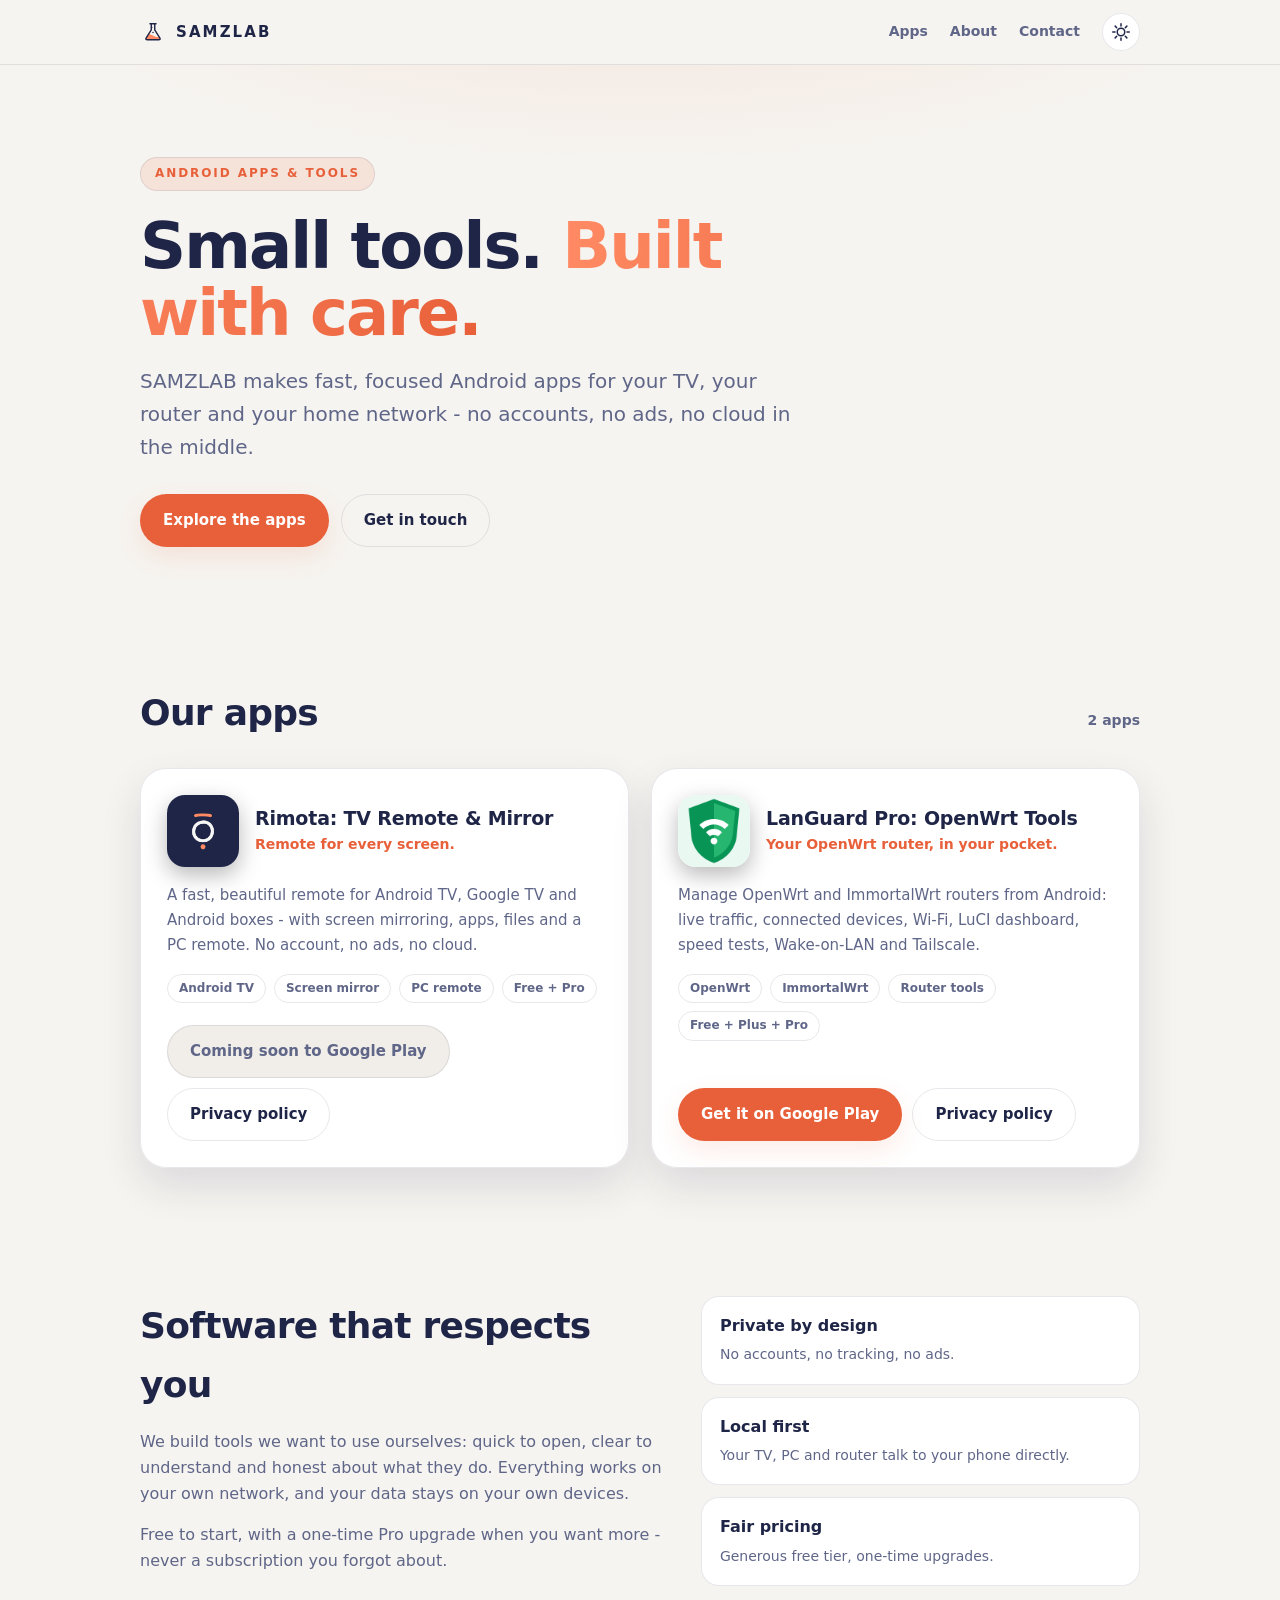
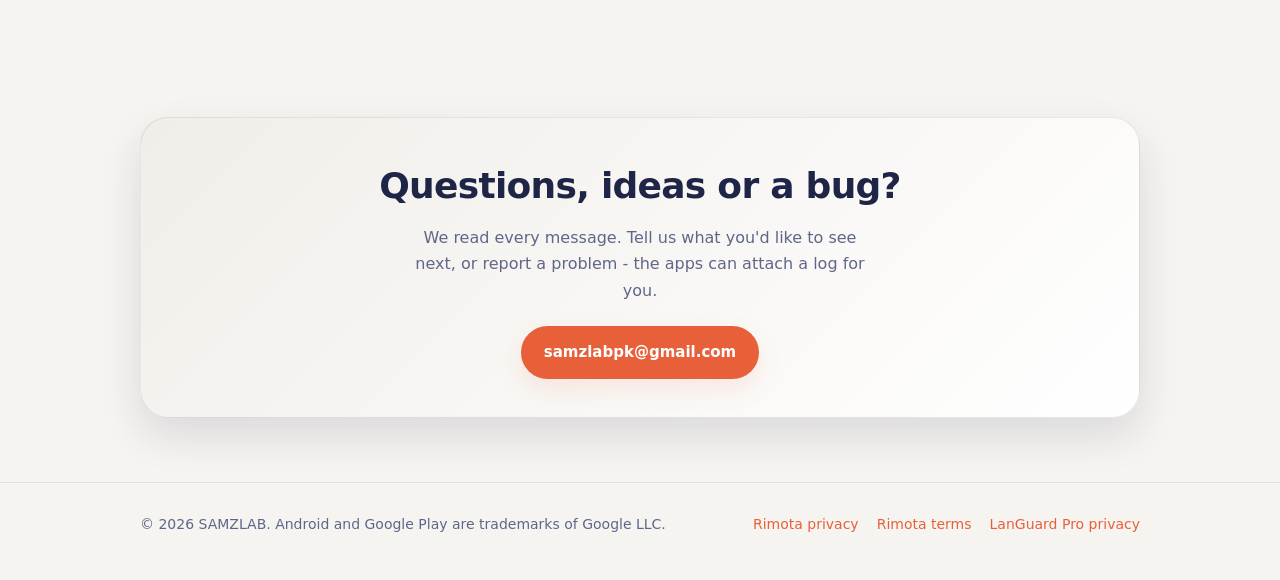
<file: index.html>
<!doctype html>
<html lang="en">
<head>
<meta charset="utf-8"><meta name="viewport" content="width=device-width,initial-scale=1">
<title>SAMZLAB - Small, fast Android tools</title>
<meta name="description" content="SAMZLAB builds small, fast, privacy-friendly Android tools: Rimota (TV remote & screen mirror) and LanGuard Pro (OpenWrt router manager).">
<meta name="theme-color" content="#0F1330">
<link rel="icon" href="assets/img/favicon.png"><link rel="apple-touch-icon" href="assets/img/apple-touch-icon.png"><link rel="canonical" href="https://samzlabs.github.io/">
<meta property="og:title" content="SAMZLAB - Small, fast Android tools"><meta property="og:description" content="Rimota, LanGuard Pro and more. No accounts, no ads, no cloud."><meta property="og:type" content="website"><meta property="og:url" content="https://samzlabs.github.io/"><meta property="og:image" content="https://samzlabs.github.io/assets/img/og.png"><meta name="twitter:card" content="summary_large_image">
<link rel="stylesheet" href="assets/css/style.css">
</head>
<body>
<header class="nav"><div class="wrap">
  <a class="brand" href="./"><svg aria-hidden="true" viewBox="0 0 120 120"><defs><clipPath id="sl"><path d="M52 22V50L28 88Q24 96 34 96H86Q96 96 92 88L68 50V22Z"/></clipPath></defs><g clip-path="url(#sl)"><path d="M16 76Q38 62 60 76T104 76V110H16Z" fill="#FF8A63"/></g><path d="M46 22H74M52 22V50L28 88Q24 96 34 96H86Q96 96 92 88L68 50V22" fill="none" stroke="currentColor" stroke-width="6.5" stroke-linecap="round" stroke-linejoin="round"/><circle cx="60" cy="62" r="3.4" fill="currentColor"/><circle cx="67" cy="49" r="2.4" fill="currentColor"/><circle cx="58" cy="38" r="2" fill="currentColor"/></svg>SAMZLAB</a>
  <nav class="links"><a href="#apps">Apps</a><a class="hide-sm" href="#about">About</a><a href="#contact">Contact</a><button id="theme" aria-label="Toggle light / dark theme"><svg viewBox="0 0 24 24" width="18" height="18" fill="none" stroke="currentColor" stroke-width="2" stroke-linecap="round"><circle cx="12" cy="12" r="5"/><path d="M12 1v3M12 20v3M4.2 4.2l2.1 2.1M17.7 17.7l2.1 2.1M1 12h3M20 12h3M4.2 19.8l2.1-2.1M17.7 6.3l2.1-2.1"/></svg></button></nav>
</div></header>

<main>
<section class="hero"><div class="wrap">
  <span class="eyebrow">Android apps &amp; tools</span>
  <h1>Small tools. <em>Built with care.</em></h1>
  <p class="lead">SAMZLAB makes fast, focused Android apps for your TV, your router and your home network - no accounts, no ads, no cloud in the middle.</p>
  <div class="cta"><a class="btn primary" href="#apps">Explore the apps</a><a class="btn ghost" href="#contact">Get in touch</a></div>
</div></section>

<section id="apps"><div class="wrap">
  <div class="sec-head"><h2>Our apps</h2><span class="count" id="app-count"></span></div>
  <div class="grid" id="apps-grid"></div>
  <noscript><p class="note">Enable JavaScript to see the app list, or find us on <a href="https://play.google.com/store/search?q=samzlab&c=apps">Google Play</a>.</p></noscript>
</div></section>

<section id="about"><div class="wrap about">
  <div class="reveal"><h2>Software that respects you</h2>
    <p style="margin-top:14px">We build tools we want to use ourselves: quick to open, clear to understand and honest about what they do. Everything works on your own network, and your data stays on your own devices.</p>
    <p>Free to start, with a one-time Pro upgrade when you want more - never a subscription you forgot about.</p></div>
  <div class="values">
    <div class="value reveal"><b>Private by design</b><span>No accounts, no tracking, no ads.</span></div>
    <div class="value reveal"><b>Local first</b><span>Your TV, PC and router talk to your phone directly.</span></div>
    <div class="value reveal"><b>Fair pricing</b><span>Generous free tier, one-time upgrades.</span></div>
  </div>
</div></section>

<section id="contact"><div class="wrap"><div class="contact reveal">
  <h2>Questions, ideas or a bug?</h2>
  <p>We read every message. Tell us what you'd like to see next, or report a problem - the apps can attach a log for you.</p>
  <a class="btn primary" data-email href="mailto:samzlabpk@gmail.com">samzlabpk@gmail.com</a>
</div></div></section>
</main>

<footer><div class="wrap"><span>&copy; <span id="year"></span> SAMZLAB. Android and Google Play are trademarks of Google LLC.</span><div id="policies"></div></div></footer>
<script src="assets/js/apps.js"></script><script src="assets/js/main.js"></script>
</body></html>
</file>
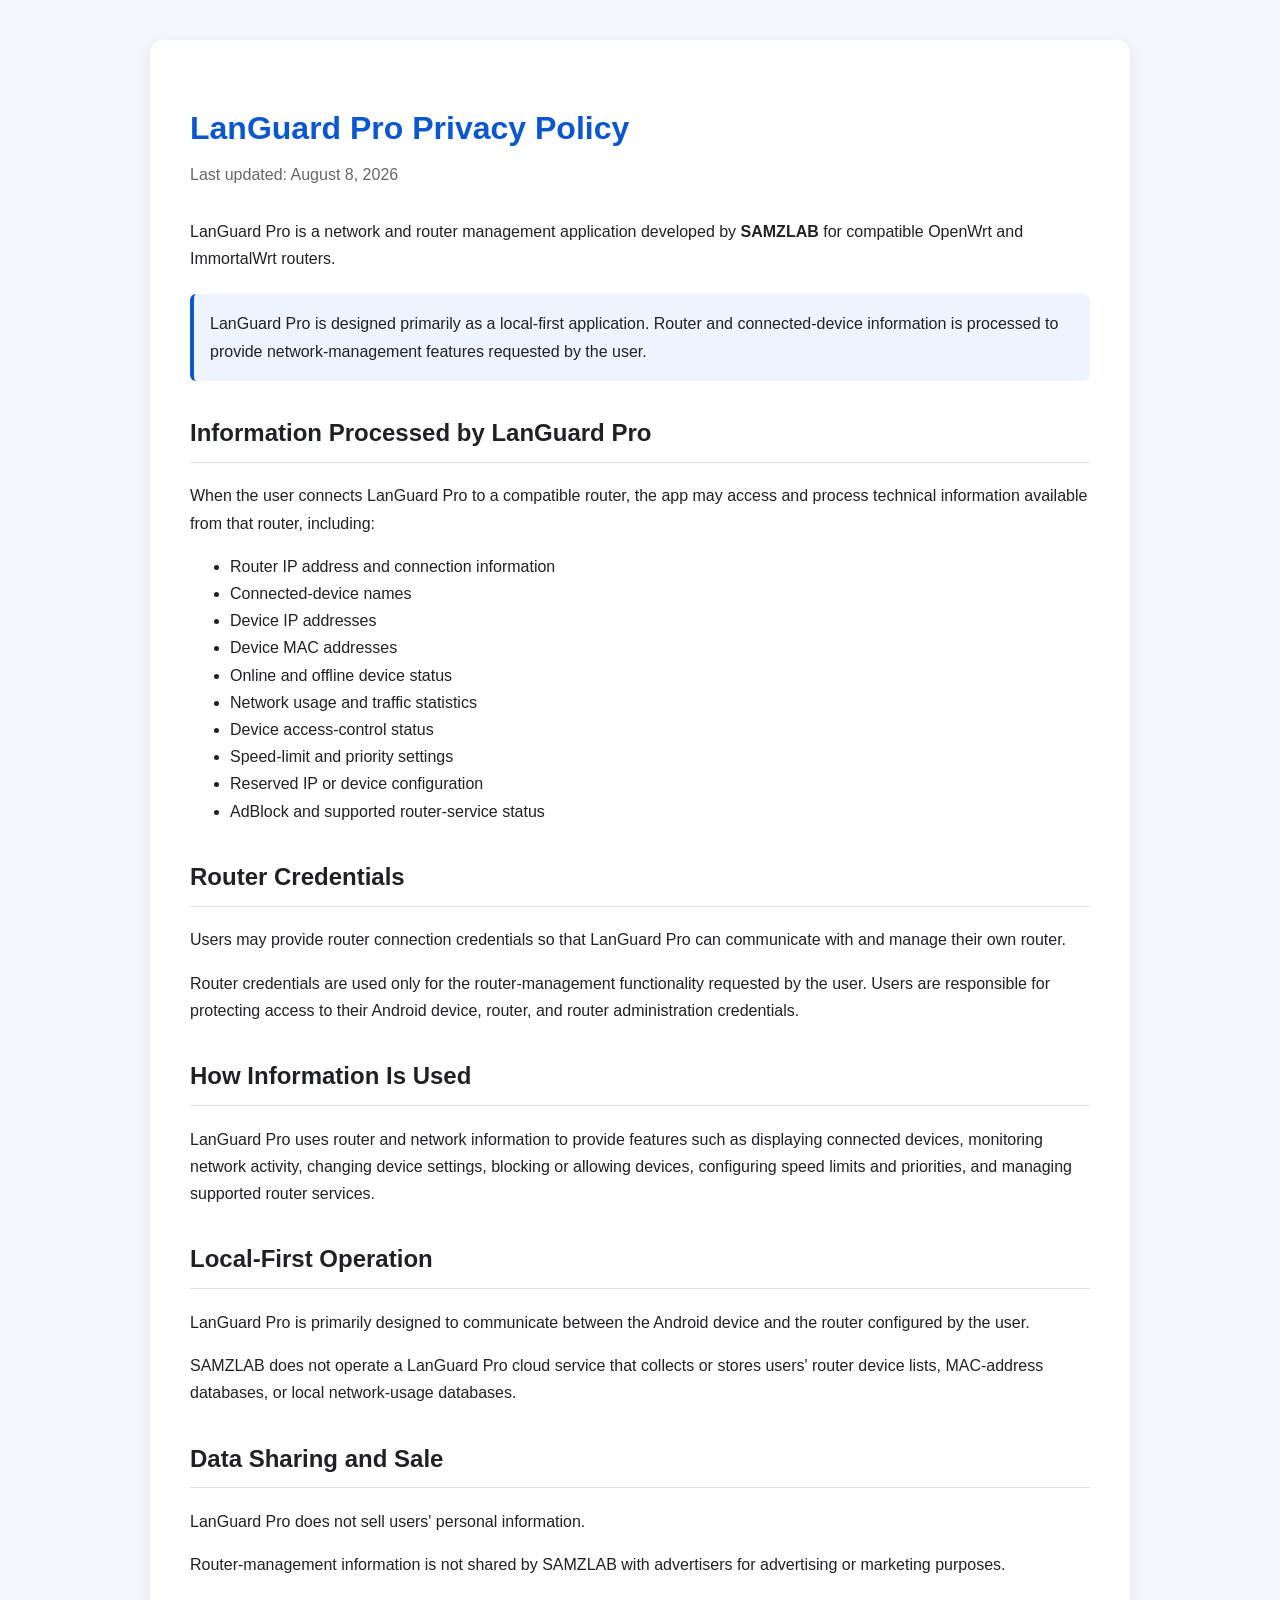
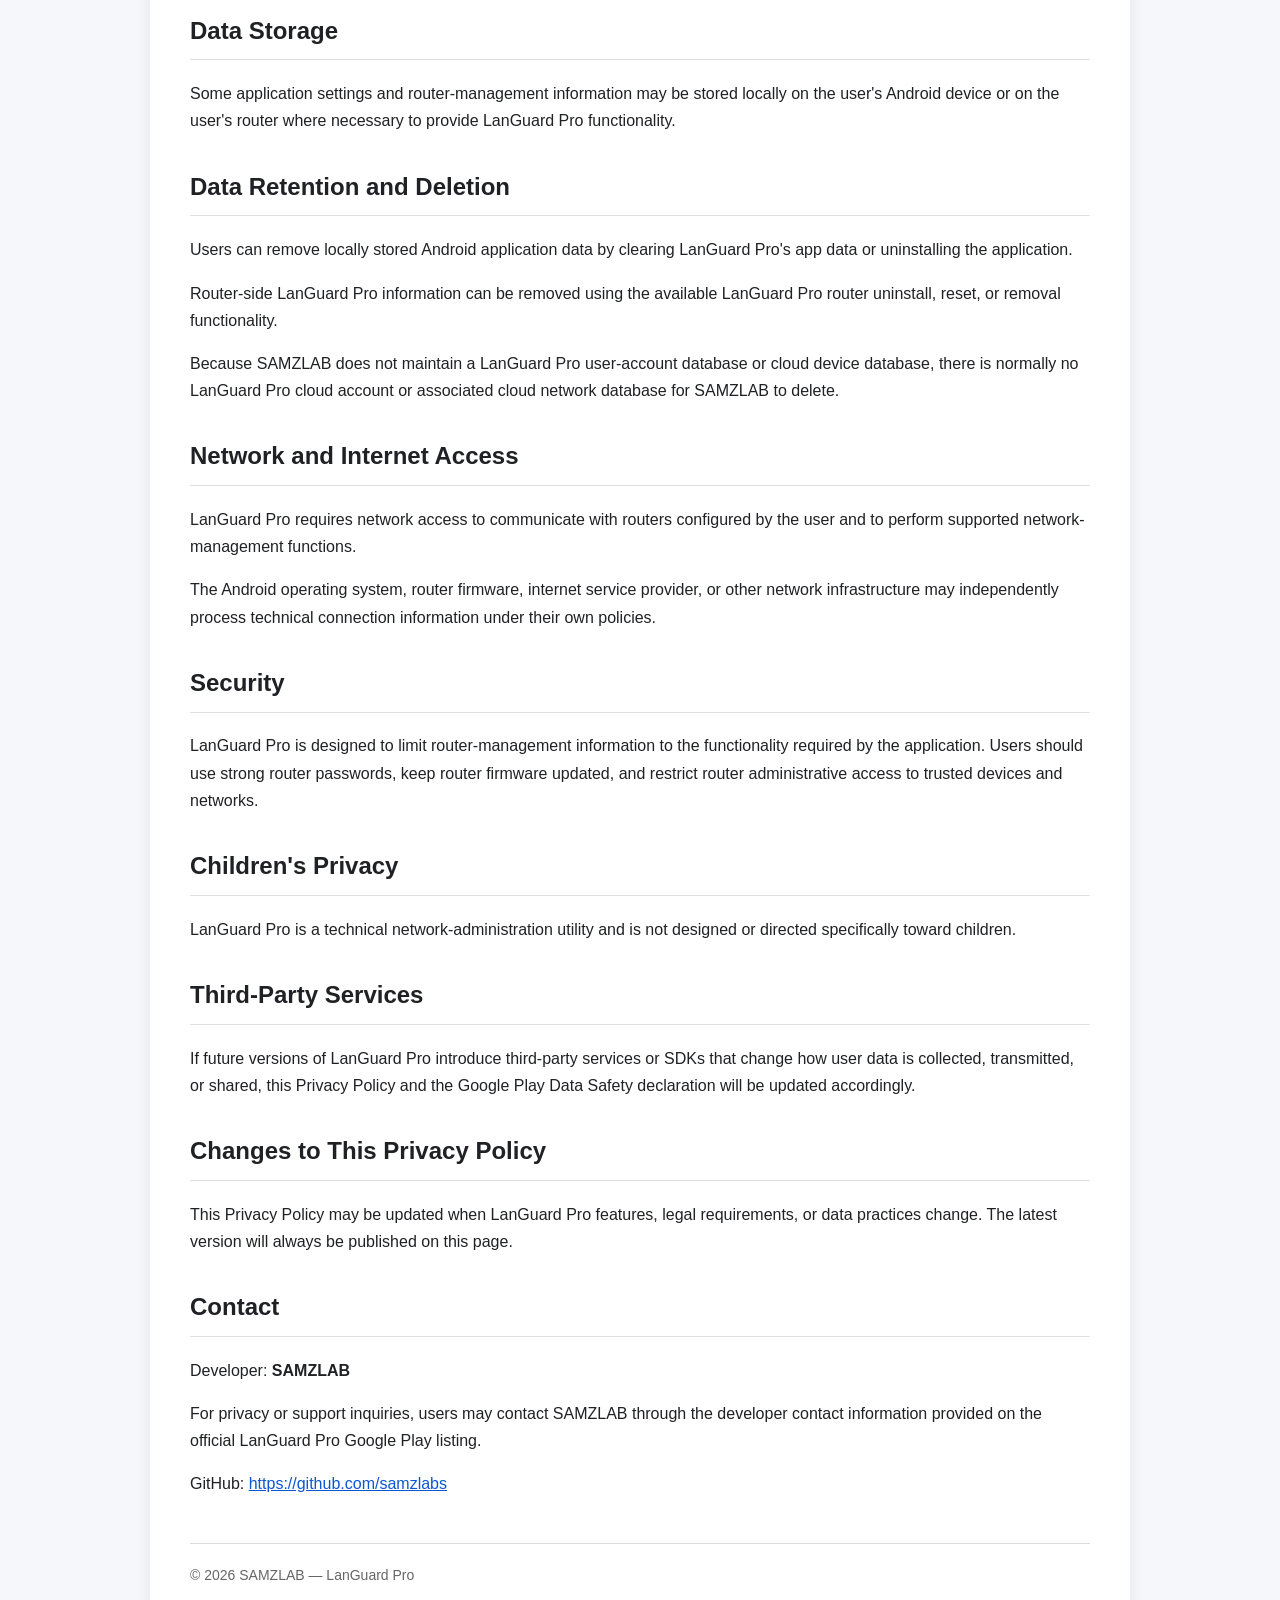
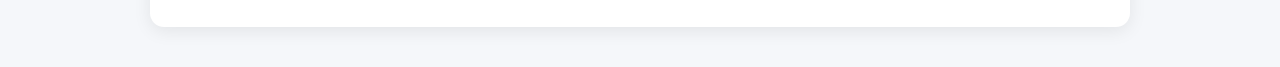
<file: privacy/languard/index.html>
<!DOCTYPE html>
<html lang="en">
<head>
  <meta charset="UTF-8">
  <meta name="viewport" content="width=device-width, initial-scale=1.0">
  <title>LanGuard Pro Privacy Policy</title>

  <style>
    body {
      font-family: Arial, Helvetica, sans-serif;
      margin: 0;
      background: #f5f7fa;
      color: #202124;
      line-height: 1.7;
    }

    .container {
      max-width: 900px;
      margin: 40px auto;
      background: #ffffff;
      padding: 40px;
      border-radius: 14px;
      box-shadow: 0 4px 18px rgba(0,0,0,0.08);
    }

    h1 {
      margin-bottom: 5px;
      color: #0b57d0;
    }

    h2 {
      margin-top: 32px;
      color: #202124;
      border-bottom: 1px solid #e0e0e0;
      padding-bottom: 8px;
    }

    .updated {
      color: #666;
      margin-bottom: 30px;
    }

    .notice {
      background: #eef4ff;
      border-left: 4px solid #0b57d0;
      padding: 16px;
      border-radius: 6px;
      margin: 22px 0;
    }

    a {
      color: #0b57d0;
    }

    footer {
      margin-top: 45px;
      padding-top: 20px;
      border-top: 1px solid #ddd;
      color: #666;
      font-size: 14px;
    }
  </style>
</head>

<body>

<div class="container">

  <h1>LanGuard Pro Privacy Policy</h1>
  <div class="updated">Last updated: August 8, 2026</div>

  <p>
    LanGuard Pro is a network and router management application developed
    by <strong>SAMZLAB</strong> for compatible OpenWrt and ImmortalWrt routers.
  </p>

  <div class="notice">
    LanGuard Pro is designed primarily as a local-first application.
    Router and connected-device information is processed to provide
    network-management features requested by the user.
  </div>

  <h2>Information Processed by LanGuard Pro</h2>

  <p>
    When the user connects LanGuard Pro to a compatible router, the app may
    access and process technical information available from that router,
    including:
  </p>

  <ul>
    <li>Router IP address and connection information</li>
    <li>Connected-device names</li>
    <li>Device IP addresses</li>
    <li>Device MAC addresses</li>
    <li>Online and offline device status</li>
    <li>Network usage and traffic statistics</li>
    <li>Device access-control status</li>
    <li>Speed-limit and priority settings</li>
    <li>Reserved IP or device configuration</li>
    <li>AdBlock and supported router-service status</li>
  </ul>

  <h2>Router Credentials</h2>

  <p>
    Users may provide router connection credentials so that LanGuard Pro can
    communicate with and manage their own router.
  </p>

  <p>
    Router credentials are used only for the router-management functionality
    requested by the user. Users are responsible for protecting access to
    their Android device, router, and router administration credentials.
  </p>

  <h2>How Information Is Used</h2>

  <p>
    LanGuard Pro uses router and network information to provide features such
    as displaying connected devices, monitoring network activity, changing
    device settings, blocking or allowing devices, configuring speed limits
    and priorities, and managing supported router services.
  </p>

  <h2>Local-First Operation</h2>

  <p>
    LanGuard Pro is primarily designed to communicate between the Android
    device and the router configured by the user.
  </p>

  <p>
    SAMZLAB does not operate a LanGuard Pro cloud service that collects or
    stores users' router device lists, MAC-address databases, or local
    network-usage databases.
  </p>

  <h2>Data Sharing and Sale</h2>

  <p>
    LanGuard Pro does not sell users' personal information.
  </p>

  <p>
    Router-management information is not shared by SAMZLAB with advertisers
    for advertising or marketing purposes.
  </p>

  <h2>Data Storage</h2>

  <p>
    Some application settings and router-management information may be stored
    locally on the user's Android device or on the user's router where
    necessary to provide LanGuard Pro functionality.
  </p>

  <h2>Data Retention and Deletion</h2>

  <p>
    Users can remove locally stored Android application data by clearing
    LanGuard Pro's app data or uninstalling the application.
  </p>

  <p>
    Router-side LanGuard Pro information can be removed using the available
    LanGuard Pro router uninstall, reset, or removal functionality.
  </p>

  <p>
    Because SAMZLAB does not maintain a LanGuard Pro user-account database or
    cloud device database, there is normally no LanGuard Pro cloud account or
    associated cloud network database for SAMZLAB to delete.
  </p>

  <h2>Network and Internet Access</h2>

  <p>
    LanGuard Pro requires network access to communicate with routers configured
    by the user and to perform supported network-management functions.
  </p>

  <p>
    The Android operating system, router firmware, internet service provider,
    or other network infrastructure may independently process technical
    connection information under their own policies.
  </p>

  <h2>Security</h2>

  <p>
    LanGuard Pro is designed to limit router-management information to the
    functionality required by the application. Users should use strong router
    passwords, keep router firmware updated, and restrict router administrative
    access to trusted devices and networks.
  </p>

  <h2>Children's Privacy</h2>

  <p>
    LanGuard Pro is a technical network-administration utility and is not
    designed or directed specifically toward children.
  </p>

  <h2>Third-Party Services</h2>

  <p>
    If future versions of LanGuard Pro introduce third-party services or SDKs
    that change how user data is collected, transmitted, or shared, this
    Privacy Policy and the Google Play Data Safety declaration will be updated
    accordingly.
  </p>

  <h2>Changes to This Privacy Policy</h2>

  <p>
    This Privacy Policy may be updated when LanGuard Pro features, legal
    requirements, or data practices change. The latest version will always be
    published on this page.
  </p>

  <h2>Contact</h2>

  <p>
    Developer: <strong>SAMZLAB</strong>
  </p>

  <p>
    For privacy or support inquiries, users may contact SAMZLAB through the
    developer contact information provided on the official LanGuard Pro
    Google Play listing.
  </p>

  <p>
    GitHub:
    <a href="https://github.com/samzlabs" target="_blank">
      https://github.com/samzlabs
    </a>
  </p>

  <footer>
    © 2026 SAMZLAB — LanGuard Pro
  </footer>

</div>

</body>
</html>
</file>
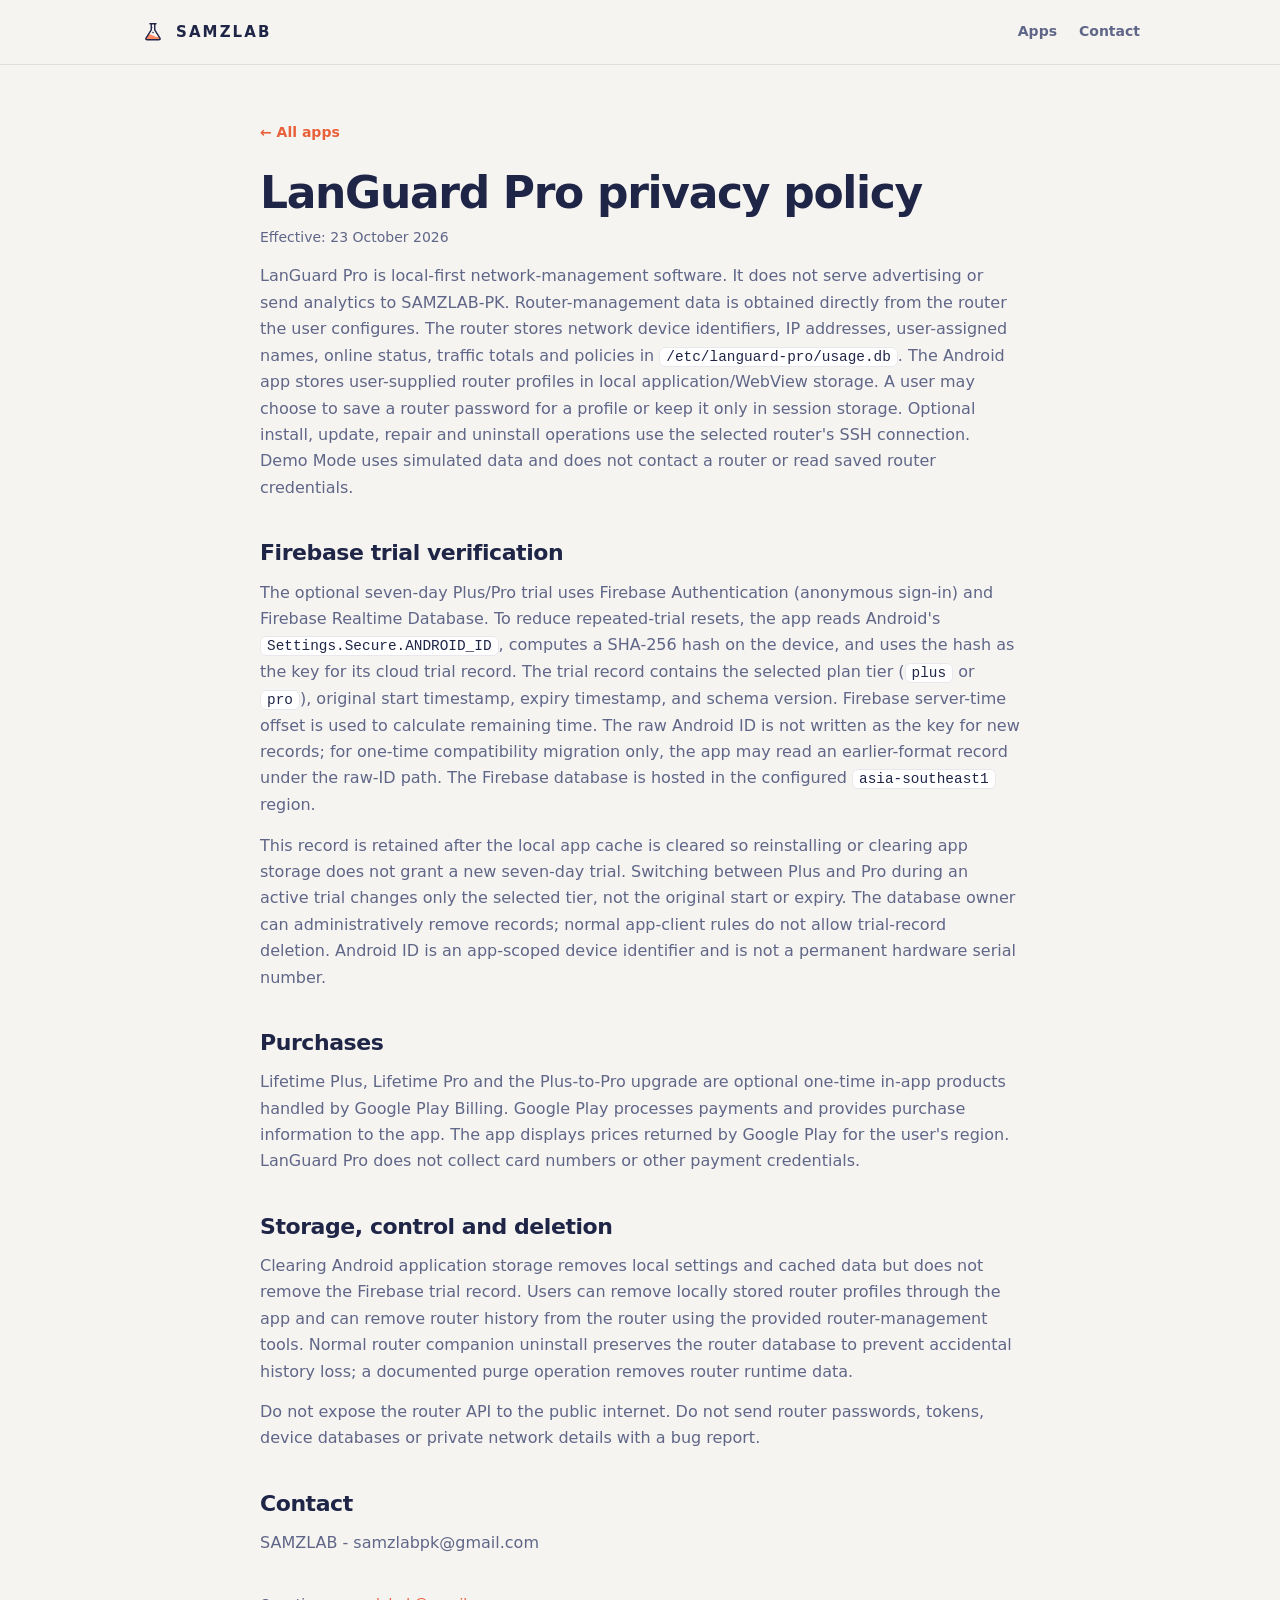
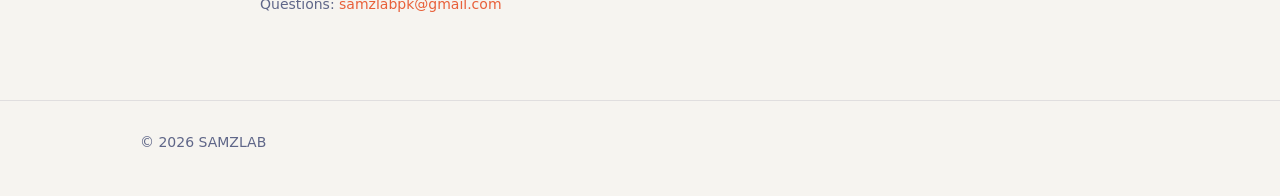
<file: privacy/languardpro/index.html>
<!doctype html><html lang="en"><head><meta charset="utf-8"><meta name="viewport" content="width=device-width,initial-scale=1">
<title>LanGuard Pro Privacy Policy - SAMZLAB</title><meta name="robots" content="index,follow"><link rel="icon" href="../../assets/img/favicon.png">
<link rel="stylesheet" href="../../assets/css/style.css"></head><body>
<header class="nav"><div class="wrap"><a class="brand" href="../../"><svg aria-hidden="true" viewBox="0 0 120 120"><defs><clipPath id="sl"><path d="M52 22V50L28 88Q24 96 34 96H86Q96 96 92 88L68 50V22Z"/></clipPath></defs><g clip-path="url(#sl)"><path d="M16 76Q38 62 60 76T104 76V110H16Z" fill="#FF8A63"/></g><path d="M46 22H74M52 22V50L28 88Q24 96 34 96H86Q96 96 92 88L68 50V22" fill="none" stroke="currentColor" stroke-width="6.5" stroke-linecap="round" stroke-linejoin="round"/><circle cx="60" cy="62" r="3.4" fill="currentColor"/><circle cx="67" cy="49" r="2.4" fill="currentColor"/><circle cx="58" cy="38" r="2" fill="currentColor"/></svg>SAMZLAB</a><nav class="links"><a href="../../#apps">Apps</a><a href="../../#contact">Contact</a></nav></div></header>
<main class="wrap doc"><a class="back" href="../../">&larr; All apps</a>
<h1>LanGuard Pro privacy policy</h1>
<p class="meta">Effective: 23 October 2026</p>
<p>LanGuard Pro is local-first network-management software. It does not serve advertising or send analytics to SAMZLAB-PK. Router-management data is obtained directly from the router the user configures. The router stores network device identifiers, IP addresses, user-assigned names, online status, traffic totals and policies in <code>/etc/languard-pro/usage.db</code>. The Android app stores user-supplied router profiles in local application/WebView storage. A user may choose to save a router password for a profile or keep it only in session storage. Optional install, update, repair and uninstall operations use the selected router&#x27;s SSH connection. Demo Mode uses simulated data and does not contact a router or read saved router credentials.</p>
<h2>Firebase trial verification</h2>
<p>The optional seven-day Plus/Pro trial uses Firebase Authentication (anonymous sign-in) and Firebase Realtime Database. To reduce repeated-trial resets, the app reads Android&#x27;s <code>Settings.Secure.ANDROID_ID</code>, computes a SHA-256 hash on the device, and uses the hash as the key for its cloud trial record. The trial record contains the selected plan tier (<code>plus</code> or <code>pro</code>), original start timestamp, expiry timestamp, and schema version. Firebase server-time offset is used to calculate remaining time. The raw Android ID is not written as the key for new records; for one-time compatibility migration only, the app may read an earlier-format record under the raw-ID path. The Firebase database is hosted in the configured <code>asia-southeast1</code> region.</p>
<p>This record is retained after the local app cache is cleared so reinstalling or clearing app storage does not grant a new seven-day trial. Switching between Plus and Pro during an active trial changes only the selected tier, not the original start or expiry. The database owner can administratively remove records; normal app-client rules do not allow trial-record deletion. Android ID is an app-scoped device identifier and is not a permanent hardware serial number.</p>
<h2>Purchases</h2>
<p>Lifetime Plus, Lifetime Pro and the Plus-to-Pro upgrade are optional one-time in-app products handled by Google Play Billing. Google Play processes payments and provides purchase information to the app. The app displays prices returned by Google Play for the user&#x27;s region. LanGuard Pro does not collect card numbers or other payment credentials.</p>
<h2>Storage, control and deletion</h2>
<p>Clearing Android application storage removes local settings and cached data but does not remove the Firebase trial record. Users can remove locally stored router profiles through the app and can remove router history from the router using the provided router-management tools. Normal router companion uninstall preserves the router database to prevent accidental history loss; a documented purge operation removes router runtime data.</p>
<p>Do not expose the router API to the public internet. Do not send router passwords, tokens, device databases or private network details with a bug report.</p>
<h2>Contact</h2>
<p>SAMZLAB - samzlabpk@gmail.com</p><p class="meta" style="margin-top:36px">Questions: <a href="mailto:samzlabpk@gmail.com">samzlabpk@gmail.com</a></p></main>
<footer><div class="wrap"><span>&copy; <span id="year"></span> SAMZLAB</span></div></footer><script>document.getElementById("year").textContent=new Date().getFullYear()</script></body></html>
</file>
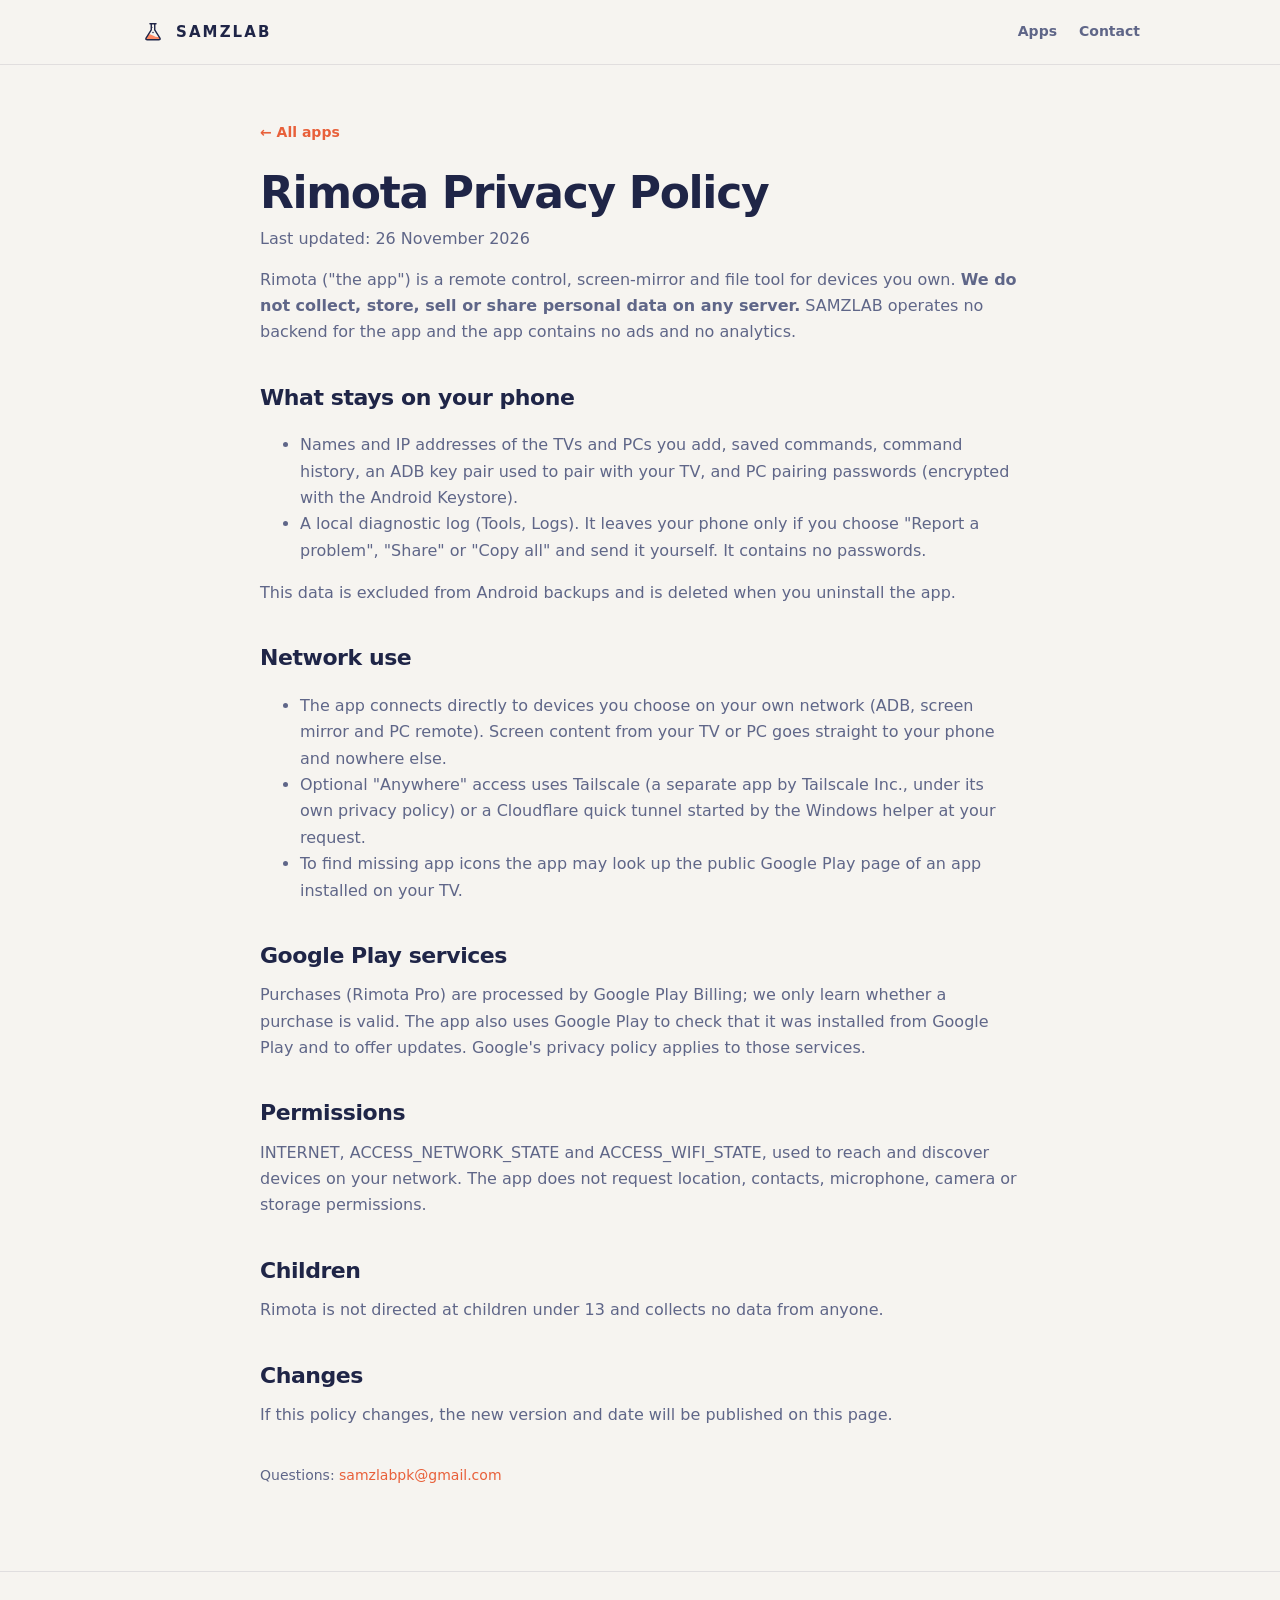
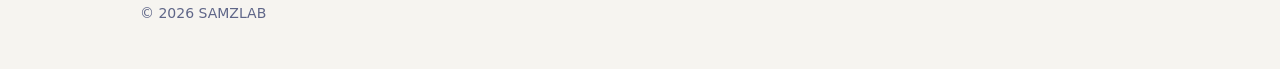
<file: privacy/rimota/index.html>
<!doctype html><html lang="en"><head><meta charset="utf-8"><meta name="viewport" content="width=device-width,initial-scale=1">
<title>Rimota Privacy Policy - SAMZLAB</title><meta name="robots" content="index,follow"><link rel="icon" href="../../assets/img/favicon.png">
<link rel="stylesheet" href="../../assets/css/style.css"></head><body>
<header class="nav"><div class="wrap"><a class="brand" href="../../"><svg aria-hidden="true" viewBox="0 0 120 120"><defs><clipPath id="sl"><path d="M52 22V50L28 88Q24 96 34 96H86Q96 96 92 88L68 50V22Z"/></clipPath></defs><g clip-path="url(#sl)"><path d="M16 76Q38 62 60 76T104 76V110H16Z" fill="#FF8A63"/></g><path d="M46 22H74M52 22V50L28 88Q24 96 34 96H86Q96 96 92 88L68 50V22" fill="none" stroke="currentColor" stroke-width="6.5" stroke-linecap="round" stroke-linejoin="round"/><circle cx="60" cy="62" r="3.4" fill="currentColor"/><circle cx="67" cy="49" r="2.4" fill="currentColor"/><circle cx="58" cy="38" r="2" fill="currentColor"/></svg>SAMZLAB</a><nav class="links"><a href="../../#apps">Apps</a><a href="../../#contact">Contact</a></nav></div></header>
<main class="wrap doc"><a class="back" href="../../">&larr; All apps</a>
<h1>Rimota Privacy Policy</h1>
<p>Last updated: 26 November 2026</p>
<p>Rimota (&quot;the app&quot;) is a remote control, screen-mirror and file tool for devices you own. <b>We do not collect, store, sell or share personal data on any server.</b> SAMZLAB operates no backend for the app and the app contains no ads and no analytics.</p>
<h2>What stays on your phone</h2>
<ul><li>Names and IP addresses of the TVs and PCs you add, saved commands, command history, an ADB key pair used to pair with your TV, and PC pairing passwords (encrypted with the Android Keystore).</li><li>A local diagnostic log (Tools, Logs). It leaves your phone only if you choose &quot;Report a problem&quot;, &quot;Share&quot; or &quot;Copy all&quot; and send it yourself. It contains no passwords.</li></ul>
<p>This data is excluded from Android backups and is deleted when you uninstall the app.</p>
<h2>Network use</h2>
<ul><li>The app connects directly to devices you choose on your own network (ADB, screen mirror and PC remote). Screen content from your TV or PC goes straight to your phone and nowhere else.</li><li>Optional &quot;Anywhere&quot; access uses Tailscale (a separate app by Tailscale Inc., under its own privacy policy) or a Cloudflare quick tunnel started by the Windows helper at your request.</li><li>To find missing app icons the app may look up the public Google Play page of an app installed on your TV.</li></ul>
<h2>Google Play services</h2>
<p>Purchases (Rimota Pro) are processed by Google Play Billing; we only learn whether a purchase is valid. The app also uses Google Play to check that it was installed from Google Play and to offer updates. Google&#x27;s privacy policy applies to those services.</p>
<h2>Permissions</h2>
<p>INTERNET, ACCESS_NETWORK_STATE and ACCESS_WIFI_STATE, used to reach and discover devices on your network. The app does not request location, contacts, microphone, camera or storage permissions.</p>
<h2>Children</h2>
<p>Rimota is not directed at children under 13 and collects no data from anyone.</p>
<h2>Changes</h2>
<p>If this policy changes, the new version and date will be published on this page.</p><p class="meta" style="margin-top:36px">Questions: <a href="mailto:samzlabpk@gmail.com">samzlabpk@gmail.com</a></p></main>
<footer><div class="wrap"><span>&copy; <span id="year"></span> SAMZLAB</span></div></footer><script>document.getElementById("year").textContent=new Date().getFullYear()</script></body></html>
</file>
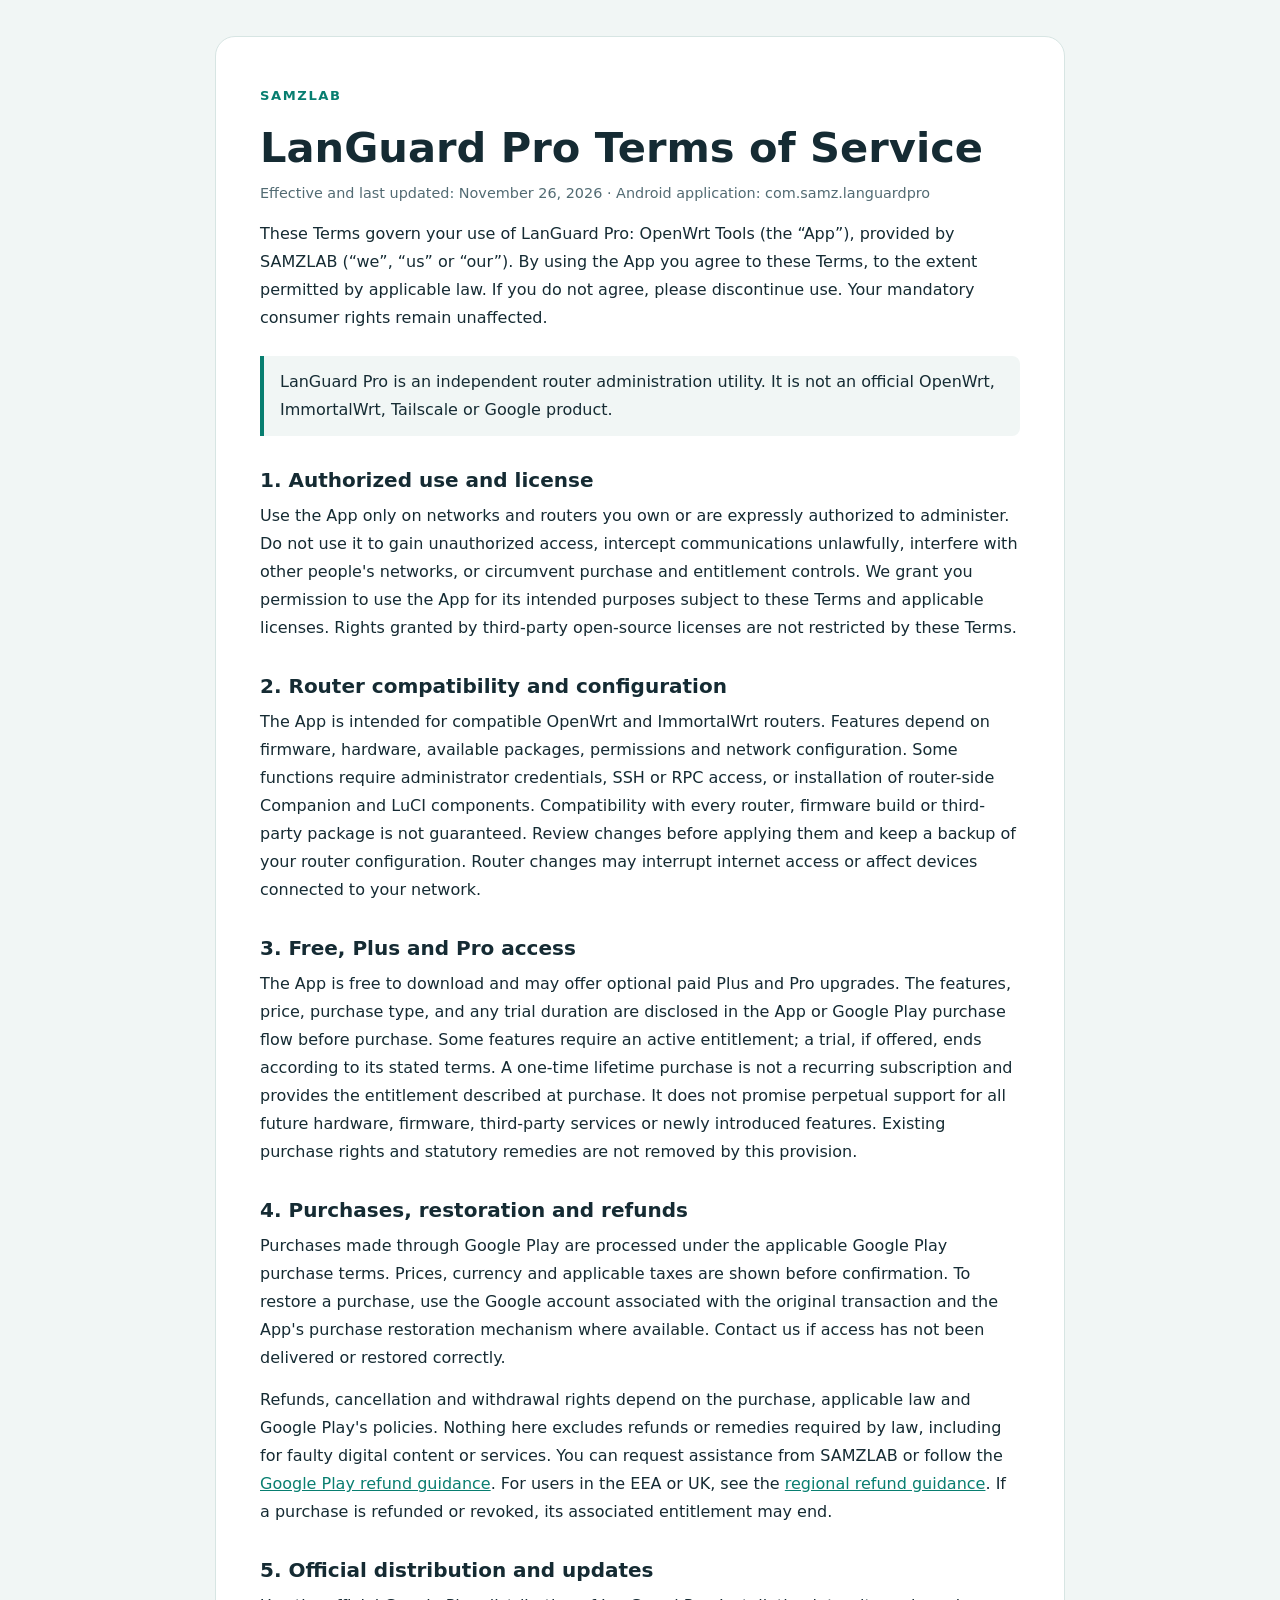
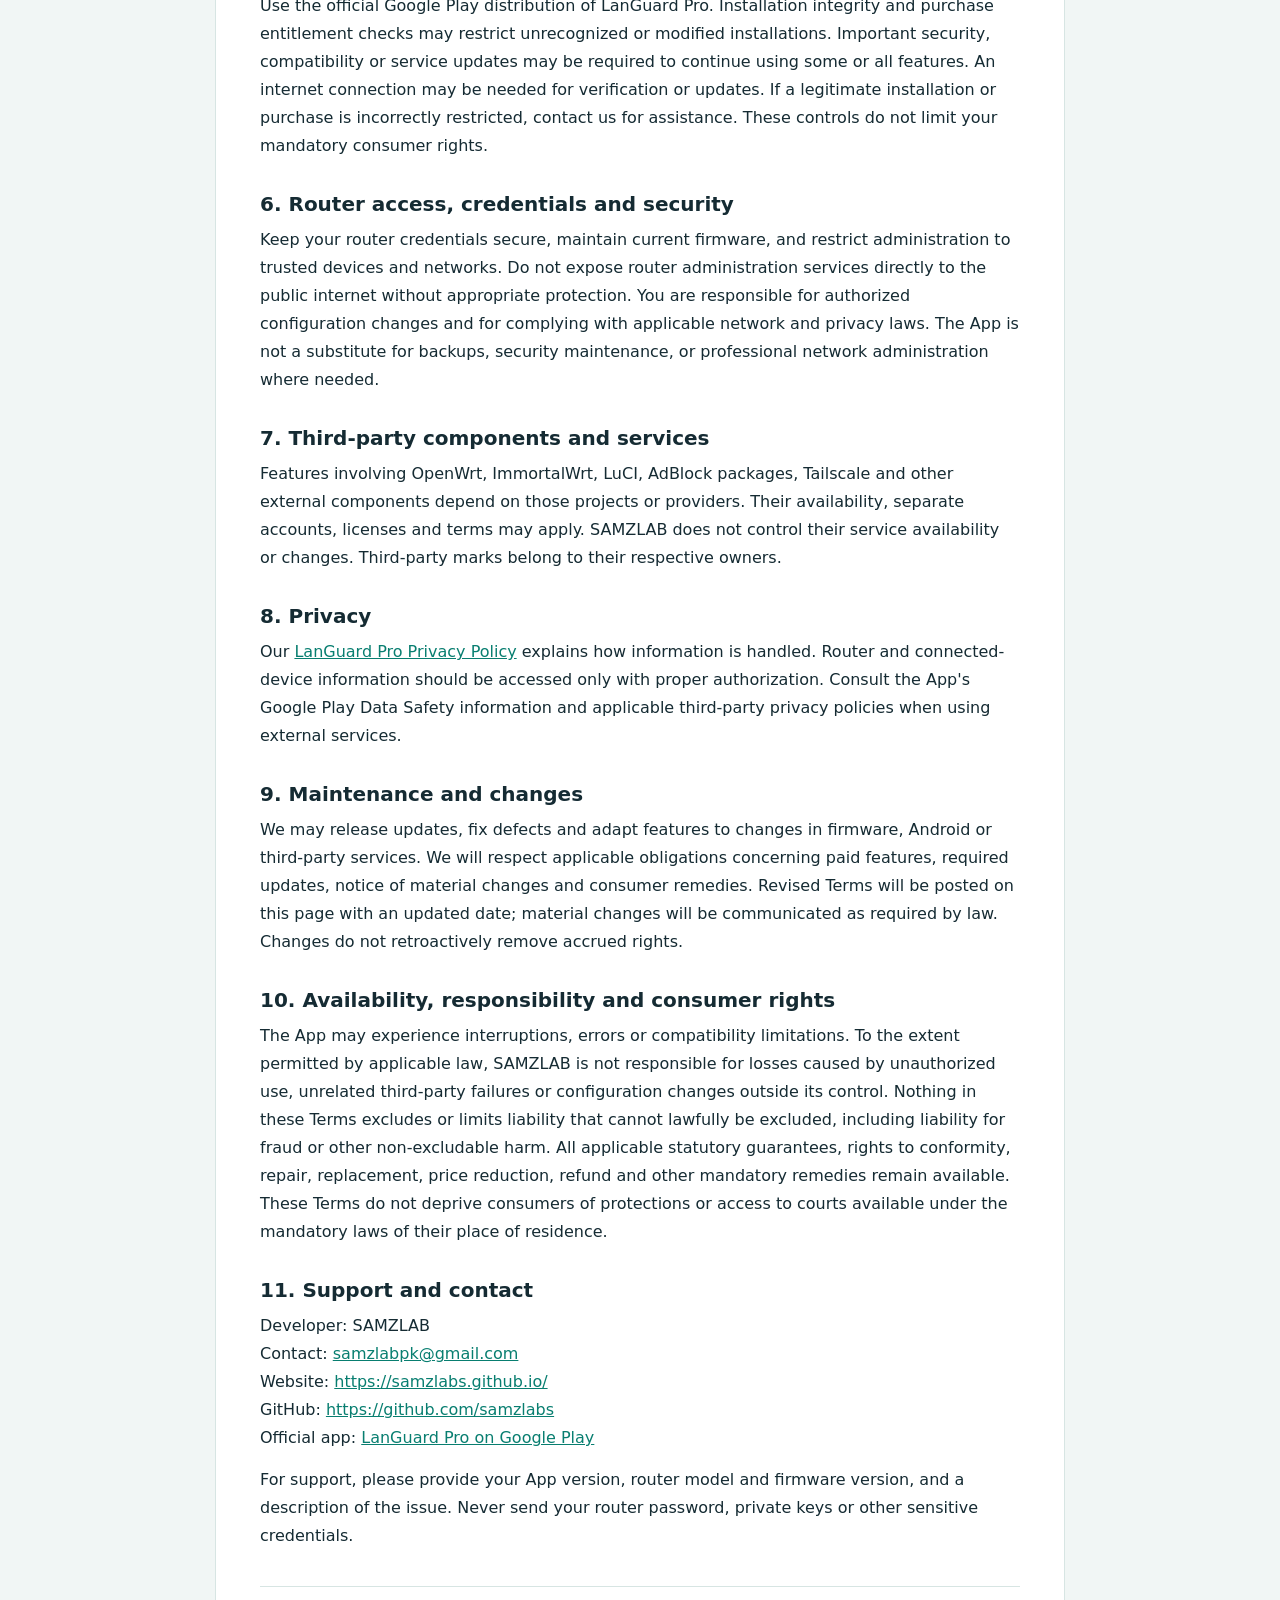
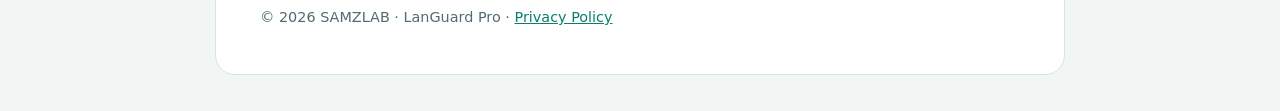
<file: terms/languard/index.html>
<!doctype html>
<html lang="en"><head>
<meta charset="utf-8"><meta name="viewport" content="width=device-width, initial-scale=1">
<title>LanGuard Pro — Terms of Service | SAMZLAB</title>
<meta name="description" content="Terms of Service for LanGuard Pro: OpenWrt Tools, including purchases, router administration, compatibility and support.">
<link rel="canonical" href="https://samzlabs.github.io/terms/languard/">
<style>
:root{color-scheme:light dark;--bg:#f1f6f5;--paper:#fff;--ink:#152b33;--muted:#526b73;--line:#d7e5e3;--accent:#087e70}
*{box-sizing:border-box}body{margin:0;background:var(--bg);color:var(--ink);font:16px/1.75 system-ui,-apple-system,BlinkMacSystemFont,"Segoe UI",sans-serif}main{max-width:850px;margin:36px auto;padding:44px;background:var(--paper);border:1px solid var(--line);border-radius:20px}a{color:var(--accent);overflow-wrap:anywhere}a:focus-visible{outline:2px solid var(--accent);outline-offset:4px}.brand{font-size:.82rem;font-weight:750;letter-spacing:.12em;color:var(--accent);text-transform:uppercase;text-decoration:none}h1{font-size:clamp(1.9rem,4vw,2.6rem);line-height:1.2;margin:14px 0 8px}h2{font-size:1.25rem;line-height:1.4;margin:30px 0 8px}p{margin:8px 0 14px}.meta,footer{color:var(--muted);font-size:.9rem}.notice{border-left:4px solid var(--accent);background:var(--bg);padding:12px 16px;margin:24px 0;border-radius:0 8px 8px 0}footer{margin-top:36px;padding-top:18px;border-top:1px solid var(--line)}@media(max-width:640px){main{margin:0;padding:24px 20px;border:0;border-radius:0}}@media(prefers-color-scheme:dark){:root{--bg:#101c21;--paper:#17282e;--ink:#edf6f5;--muted:#afc4c8;--line:#344a50;--accent:#74d8c6}}
</style></head><body><main>
<a class="brand" href="https://samzlabs.github.io/">SAMZLAB</a>
<h1>LanGuard Pro Terms of Service</h1>
<p class="meta">Effective and last updated: November 26, 2026 · Android application: com.samz.languardpro</p>
<p>These Terms govern your use of LanGuard Pro: OpenWrt Tools (the “App”), provided by SAMZLAB (“we”, “us” or “our”). By using the App you agree to these Terms, to the extent permitted by applicable law. If you do not agree, please discontinue use. Your mandatory consumer rights remain unaffected.</p>
<div class="notice">LanGuard Pro is an independent router administration utility. It is not an official OpenWrt, ImmortalWrt, Tailscale or Google product.</div>
<h2>1. Authorized use and license</h2>
<p>Use the App only on networks and routers you own or are expressly authorized to administer. Do not use it to gain unauthorized access, intercept communications unlawfully, interfere with other people's networks, or circumvent purchase and entitlement controls. We grant you permission to use the App for its intended purposes subject to these Terms and applicable licenses. Rights granted by third-party open-source licenses are not restricted by these Terms.</p>
<h2>2. Router compatibility and configuration</h2>
<p>The App is intended for compatible OpenWrt and ImmortalWrt routers. Features depend on firmware, hardware, available packages, permissions and network configuration. Some functions require administrator credentials, SSH or RPC access, or installation of router-side Companion and LuCI components. Compatibility with every router, firmware build or third-party package is not guaranteed. Review changes before applying them and keep a backup of your router configuration. Router changes may interrupt internet access or affect devices connected to your network.</p>
<h2>3. Free, Plus and Pro access</h2>
<p>The App is free to download and may offer optional paid Plus and Pro upgrades. The features, price, purchase type, and any trial duration are disclosed in the App or Google Play purchase flow before purchase. Some features require an active entitlement; a trial, if offered, ends according to its stated terms. A one-time lifetime purchase is not a recurring subscription and provides the entitlement described at purchase. It does not promise perpetual support for all future hardware, firmware, third-party services or newly introduced features. Existing purchase rights and statutory remedies are not removed by this provision.</p>
<h2>4. Purchases, restoration and refunds</h2>
<p>Purchases made through Google Play are processed under the applicable Google Play purchase terms. Prices, currency and applicable taxes are shown before confirmation. To restore a purchase, use the Google account associated with the original transaction and the App's purchase restoration mechanism where available. Contact us if access has not been delivered or restored correctly.</p>
<p>Refunds, cancellation and withdrawal rights depend on the purchase, applicable law and Google Play's policies. Nothing here excludes refunds or remedies required by law, including for faulty digital content or services. You can request assistance from SAMZLAB or follow the <a href="https://support.google.com/googleplay/answer/2479637">Google Play refund guidance</a>. For users in the EEA or UK, see the <a href="https://support.google.com/googleplay/answer/7659581">regional refund guidance</a>. If a purchase is refunded or revoked, its associated entitlement may end.</p>
<h2>5. Official distribution and updates</h2>
<p>Use the official Google Play distribution of LanGuard Pro. Installation integrity and purchase entitlement checks may restrict unrecognized or modified installations. Important security, compatibility or service updates may be required to continue using some or all features. An internet connection may be needed for verification or updates. If a legitimate installation or purchase is incorrectly restricted, contact us for assistance. These controls do not limit your mandatory consumer rights.</p>
<h2>6. Router access, credentials and security</h2>
<p>Keep your router credentials secure, maintain current firmware, and restrict administration to trusted devices and networks. Do not expose router administration services directly to the public internet without appropriate protection. You are responsible for authorized configuration changes and for complying with applicable network and privacy laws. The App is not a substitute for backups, security maintenance, or professional network administration where needed.</p>
<h2>7. Third-party components and services</h2>
<p>Features involving OpenWrt, ImmortalWrt, LuCI, AdBlock packages, Tailscale and other external components depend on those projects or providers. Their availability, separate accounts, licenses and terms may apply. SAMZLAB does not control their service availability or changes. Third-party marks belong to their respective owners.</p>
<h2>8. Privacy</h2>
<p>Our <a href="https://samzlabs.github.io/privacy/languard/">LanGuard Pro Privacy Policy</a> explains how information is handled. Router and connected-device information should be accessed only with proper authorization. Consult the App's Google Play Data Safety information and applicable third-party privacy policies when using external services.</p>
<h2>9. Maintenance and changes</h2>
<p>We may release updates, fix defects and adapt features to changes in firmware, Android or third-party services. We will respect applicable obligations concerning paid features, required updates, notice of material changes and consumer remedies. Revised Terms will be posted on this page with an updated date; material changes will be communicated as required by law. Changes do not retroactively remove accrued rights.</p>
<h2>10. Availability, responsibility and consumer rights</h2>
<p>The App may experience interruptions, errors or compatibility limitations. To the extent permitted by applicable law, SAMZLAB is not responsible for losses caused by unauthorized use, unrelated third-party failures or configuration changes outside its control. Nothing in these Terms excludes or limits liability that cannot lawfully be excluded, including liability for fraud or other non-excludable harm. All applicable statutory guarantees, rights to conformity, repair, replacement, price reduction, refund and other mandatory remedies remain available. These Terms do not deprive consumers of protections or access to courts available under the mandatory laws of their place of residence.</p>
<h2>11. Support and contact</h2>
<p>Developer: SAMZLAB<br>Contact: <a href="mailto:samzlabpk@gmail.com">samzlabpk@gmail.com</a><br>Website: <a href="https://samzlabs.github.io/">https://samzlabs.github.io/</a><br>GitHub: <a href="https://github.com/samzlabs">https://github.com/samzlabs</a><br>Official app: <a href="https://play.google.com/store/apps/details?id=com.samz.languardpro">LanGuard Pro on Google Play</a></p>
<p>For support, please provide your App version, router model and firmware version, and a description of the issue. Never send your router password, private keys or other sensitive credentials.</p>
<footer>© 2026 SAMZLAB · LanGuard Pro · <a href="https://samzlabs.github.io/privacy/languard/">Privacy Policy</a></footer>
</main></body></html>
</file>
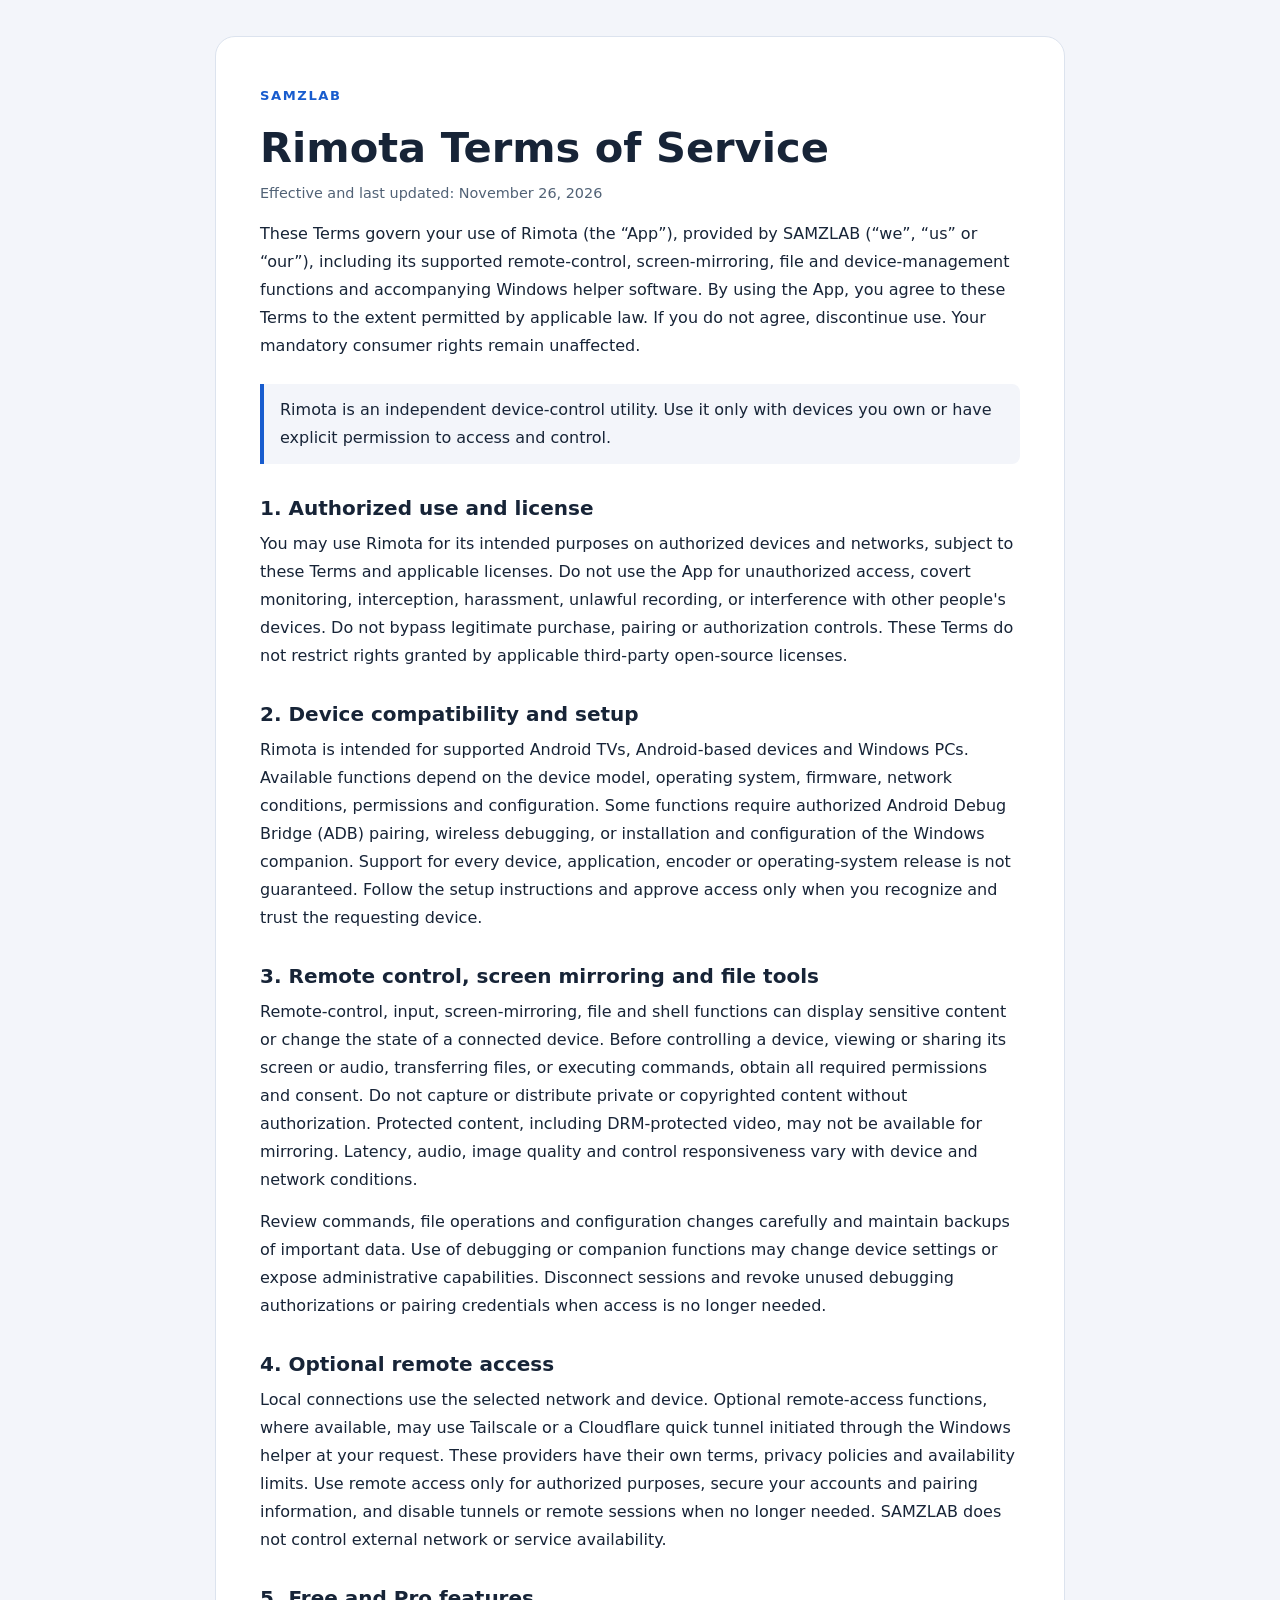
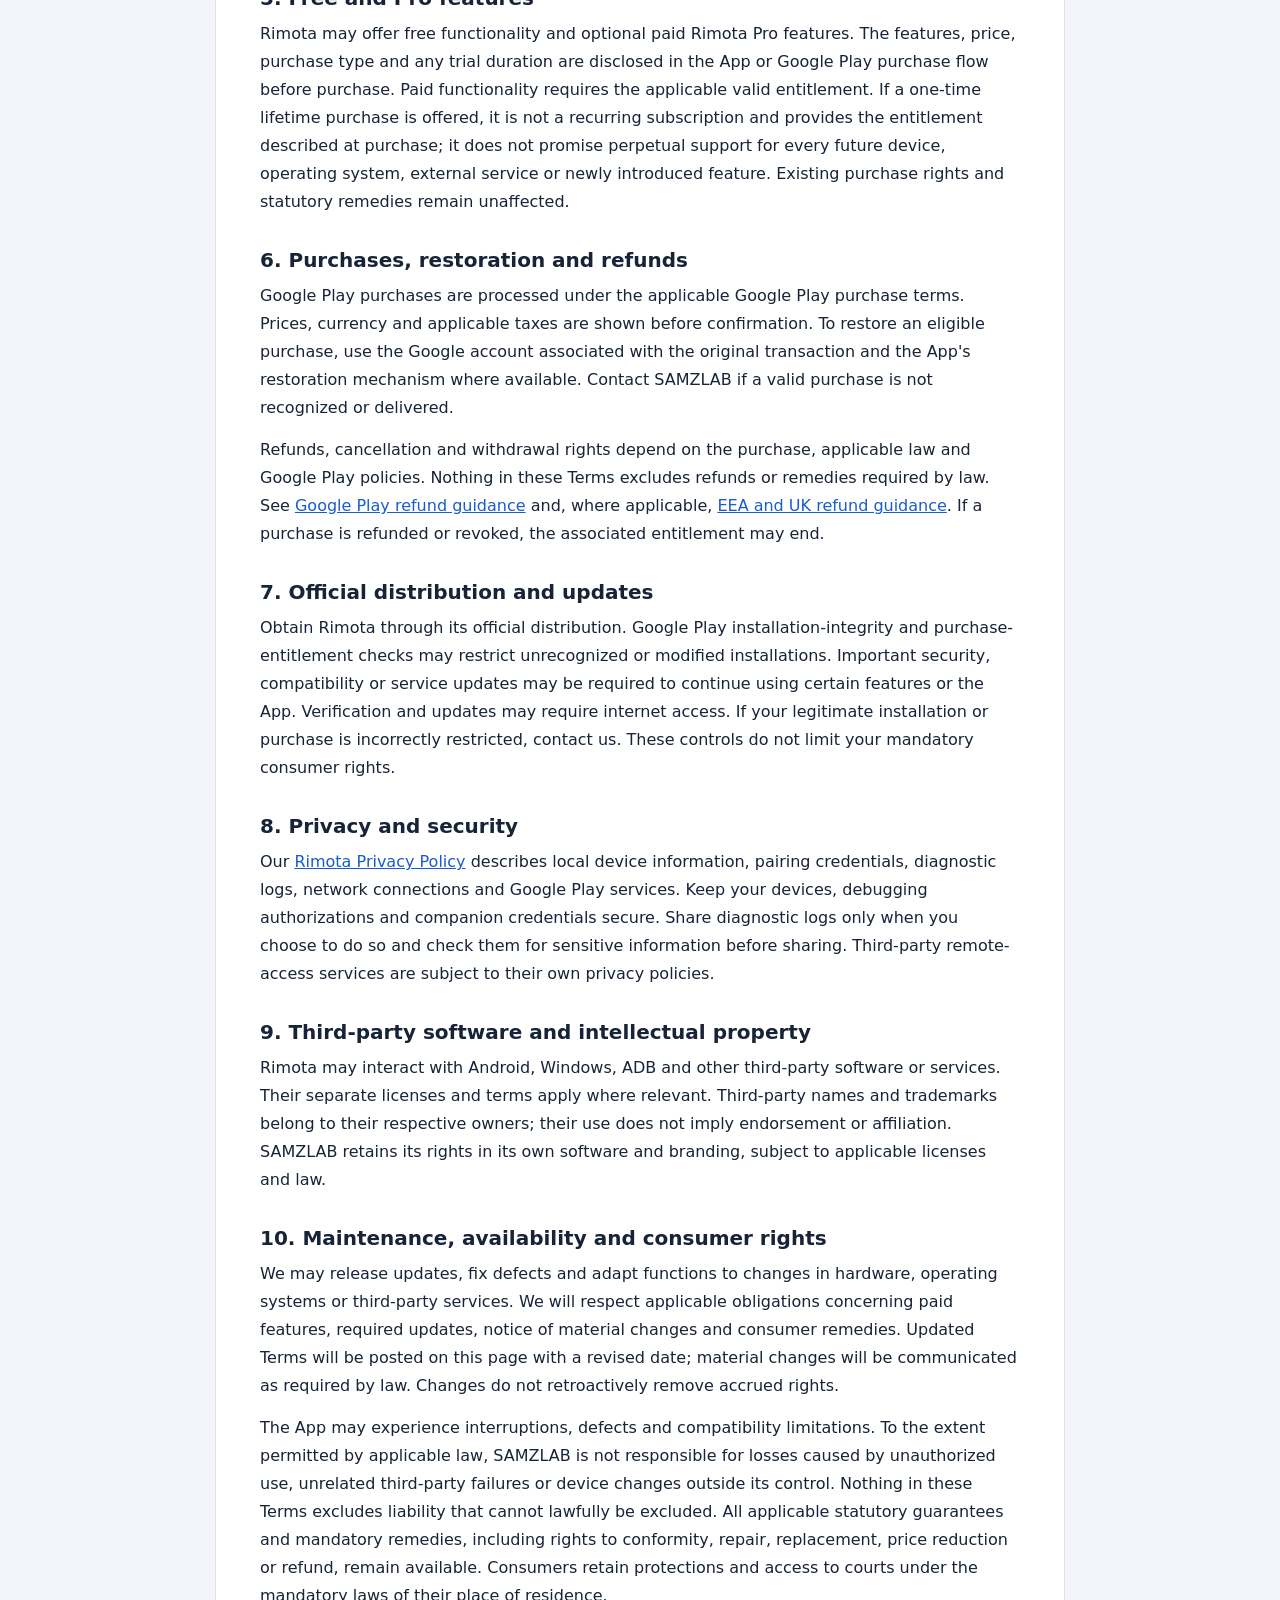
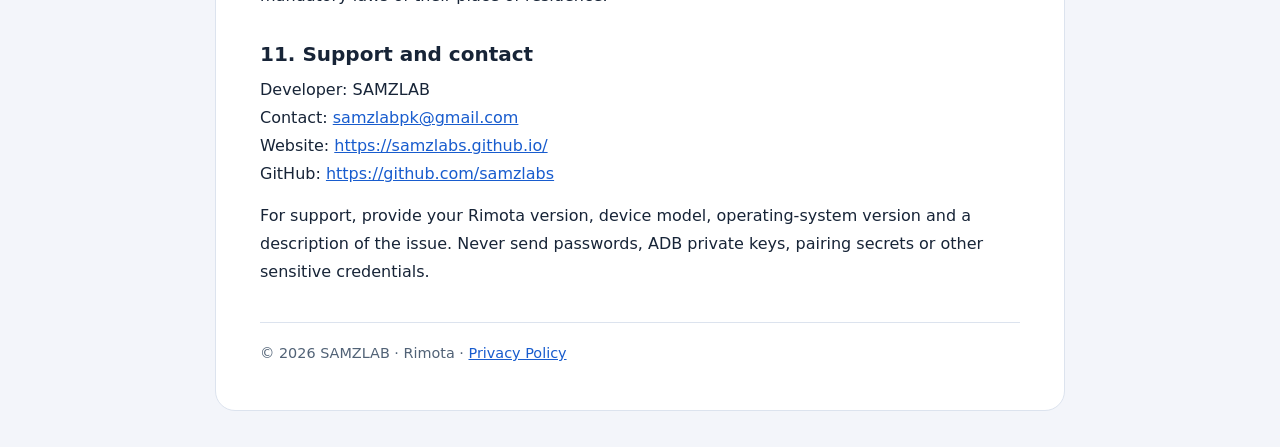
<file: terms/rimota/index.html>
<!doctype html>
<html lang="en"><head>
<meta charset="utf-8"><meta name="viewport" content="width=device-width,initial-scale=1">
<title>Rimota — Terms of Service | SAMZLAB</title>
<meta name="description" content="Terms of Service for Rimota, the Android remote control, screen mirroring and device management app.">
<link rel="canonical" href="https://samzlabs.github.io/terms/rimota/">
<link rel="icon" href="../../assets/img/favicon.png">
<meta name="robots" content="index,follow">
<style>
:root{color-scheme:light dark;--bg:#f3f5fa;--paper:#fff;--ink:#172437;--muted:#516276;--line:#dce3ee;--accent:#185cce}*{box-sizing:border-box}body{margin:0;background:var(--bg);color:var(--ink);font:16px/1.75 system-ui,-apple-system,BlinkMacSystemFont,"Segoe UI",sans-serif}main{max-width:850px;margin:36px auto;padding:44px;background:var(--paper);border:1px solid var(--line);border-radius:20px}a{color:var(--accent);overflow-wrap:anywhere}a:focus-visible{outline:2px solid var(--accent);outline-offset:4px}.brand{font-size:.82rem;font-weight:750;letter-spacing:.12em;color:var(--accent);text-transform:uppercase;text-decoration:none}h1{font-size:clamp(1.9rem,4vw,2.6rem);line-height:1.2;margin:14px 0 8px}h2{font-size:1.25rem;line-height:1.4;margin:30px 0 8px}p{margin:8px 0 14px}.meta,footer{color:var(--muted);font-size:.9rem}.notice{border-left:4px solid var(--accent);background:var(--bg);padding:12px 16px;margin:24px 0;border-radius:0 8px 8px 0}footer{margin-top:36px;padding-top:18px;border-top:1px solid var(--line)}@media(max-width:640px){main{margin:0;padding:24px 20px;border:0;border-radius:0}}@media(prefers-color-scheme:dark){:root{--bg:#101725;--paper:#172235;--ink:#edf3ff;--muted:#a9bbd6;--line:#33435d;--accent:#90b9ff}}
</style></head><body><main>
<a class="brand" href="https://samzlabs.github.io/">SAMZLAB</a>
<h1>Rimota Terms of Service</h1>
<p class="meta">Effective and last updated: November 26, 2026</p>
<p>These Terms govern your use of Rimota (the “App”), provided by SAMZLAB (“we”, “us” or “our”), including its supported remote-control, screen-mirroring, file and device-management functions and accompanying Windows helper software. By using the App, you agree to these Terms to the extent permitted by applicable law. If you do not agree, discontinue use. Your mandatory consumer rights remain unaffected.</p>
<div class="notice">Rimota is an independent device-control utility. Use it only with devices you own or have explicit permission to access and control.</div>
<h2>1. Authorized use and license</h2>
<p>You may use Rimota for its intended purposes on authorized devices and networks, subject to these Terms and applicable licenses. Do not use the App for unauthorized access, covert monitoring, interception, harassment, unlawful recording, or interference with other people's devices. Do not bypass legitimate purchase, pairing or authorization controls. These Terms do not restrict rights granted by applicable third-party open-source licenses.</p>
<h2>2. Device compatibility and setup</h2>
<p>Rimota is intended for supported Android TVs, Android-based devices and Windows PCs. Available functions depend on the device model, operating system, firmware, network conditions, permissions and configuration. Some functions require authorized Android Debug Bridge (ADB) pairing, wireless debugging, or installation and configuration of the Windows companion. Support for every device, application, encoder or operating-system release is not guaranteed. Follow the setup instructions and approve access only when you recognize and trust the requesting device.</p>
<h2>3. Remote control, screen mirroring and file tools</h2>
<p>Remote-control, input, screen-mirroring, file and shell functions can display sensitive content or change the state of a connected device. Before controlling a device, viewing or sharing its screen or audio, transferring files, or executing commands, obtain all required permissions and consent. Do not capture or distribute private or copyrighted content without authorization. Protected content, including DRM-protected video, may not be available for mirroring. Latency, audio, image quality and control responsiveness vary with device and network conditions.</p>
<p>Review commands, file operations and configuration changes carefully and maintain backups of important data. Use of debugging or companion functions may change device settings or expose administrative capabilities. Disconnect sessions and revoke unused debugging authorizations or pairing credentials when access is no longer needed.</p>
<h2>4. Optional remote access</h2>
<p>Local connections use the selected network and device. Optional remote-access functions, where available, may use Tailscale or a Cloudflare quick tunnel initiated through the Windows helper at your request. These providers have their own terms, privacy policies and availability limits. Use remote access only for authorized purposes, secure your accounts and pairing information, and disable tunnels or remote sessions when no longer needed. SAMZLAB does not control external network or service availability.</p>
<h2>5. Free and Pro features</h2>
<p>Rimota may offer free functionality and optional paid Rimota Pro features. The features, price, purchase type and any trial duration are disclosed in the App or Google Play purchase flow before purchase. Paid functionality requires the applicable valid entitlement. If a one-time lifetime purchase is offered, it is not a recurring subscription and provides the entitlement described at purchase; it does not promise perpetual support for every future device, operating system, external service or newly introduced feature. Existing purchase rights and statutory remedies remain unaffected.</p>
<h2>6. Purchases, restoration and refunds</h2>
<p>Google Play purchases are processed under the applicable Google Play purchase terms. Prices, currency and applicable taxes are shown before confirmation. To restore an eligible purchase, use the Google account associated with the original transaction and the App's restoration mechanism where available. Contact SAMZLAB if a valid purchase is not recognized or delivered.</p>
<p>Refunds, cancellation and withdrawal rights depend on the purchase, applicable law and Google Play policies. Nothing in these Terms excludes refunds or remedies required by law. See <a href="https://support.google.com/googleplay/answer/2479637">Google Play refund guidance</a> and, where applicable, <a href="https://support.google.com/googleplay/answer/7659581">EEA and UK refund guidance</a>. If a purchase is refunded or revoked, the associated entitlement may end.</p>
<h2>7. Official distribution and updates</h2>
<p>Obtain Rimota through its official distribution. Google Play installation-integrity and purchase-entitlement checks may restrict unrecognized or modified installations. Important security, compatibility or service updates may be required to continue using certain features or the App. Verification and updates may require internet access. If your legitimate installation or purchase is incorrectly restricted, contact us. These controls do not limit your mandatory consumer rights.</p>
<h2>8. Privacy and security</h2>
<p>Our <a href="https://samzlabs.github.io/privacy/rimota/">Rimota Privacy Policy</a> describes local device information, pairing credentials, diagnostic logs, network connections and Google Play services. Keep your devices, debugging authorizations and companion credentials secure. Share diagnostic logs only when you choose to do so and check them for sensitive information before sharing. Third-party remote-access services are subject to their own privacy policies.</p>
<h2>9. Third-party software and intellectual property</h2>
<p>Rimota may interact with Android, Windows, ADB and other third-party software or services. Their separate licenses and terms apply where relevant. Third-party names and trademarks belong to their respective owners; their use does not imply endorsement or affiliation. SAMZLAB retains its rights in its own software and branding, subject to applicable licenses and law.</p>
<h2>10. Maintenance, availability and consumer rights</h2>
<p>We may release updates, fix defects and adapt functions to changes in hardware, operating systems or third-party services. We will respect applicable obligations concerning paid features, required updates, notice of material changes and consumer remedies. Updated Terms will be posted on this page with a revised date; material changes will be communicated as required by law. Changes do not retroactively remove accrued rights.</p>
<p>The App may experience interruptions, defects and compatibility limitations. To the extent permitted by applicable law, SAMZLAB is not responsible for losses caused by unauthorized use, unrelated third-party failures or device changes outside its control. Nothing in these Terms excludes liability that cannot lawfully be excluded. All applicable statutory guarantees and mandatory remedies, including rights to conformity, repair, replacement, price reduction or refund, remain available. Consumers retain protections and access to courts under the mandatory laws of their place of residence.</p>
<h2>11. Support and contact</h2>
<p>Developer: SAMZLAB<br>Contact: <a href="mailto:samzlabpk@gmail.com">samzlabpk@gmail.com</a><br>Website: <a href="https://samzlabs.github.io/">https://samzlabs.github.io/</a><br>GitHub: <a href="https://github.com/samzlabs">https://github.com/samzlabs</a></p>
<p>For support, provide your Rimota version, device model, operating-system version and a description of the issue. Never send passwords, ADB private keys, pairing secrets or other sensitive credentials.</p>
<footer>© 2026 SAMZLAB · Rimota · <a href="https://samzlabs.github.io/privacy/rimota/">Privacy Policy</a></footer>
</main></body></html>
</file>
<file: assets/css/style.css>
:root{--bg:#0F1330;--bg2:#171C42;--card:#1B2150;--card2:#222960;--ink:#F2F4FF;--dim:#A3AAD0;--line:rgba(255,255,255,.09);--accent:#FF8A63;--accent2:#FFB08F;--on-accent:#1F2547;--glow:rgba(255,138,99,.16);--shadow:0 18px 50px rgba(5,8,25,.45)}
@media (prefers-color-scheme:light){:root:not([data-theme="dark"]){--bg:#F6F4F0;--bg2:#FFFFFF;--card:#FFFFFF;--card2:#F1EEE9;--ink:#1F2547;--dim:#5F6688;--line:rgba(31,37,71,.10);--accent:#E8603A;--accent2:#FF8A63;--on-accent:#FFFFFF;--glow:rgba(232,96,58,.12);--shadow:0 18px 40px rgba(31,37,71,.12)}}
:root[data-theme="light"]{--bg:#F6F4F0;--bg2:#FFFFFF;--card:#FFFFFF;--card2:#F1EEE9;--ink:#1F2547;--dim:#5F6688;--line:rgba(31,37,71,.10);--accent:#E8603A;--accent2:#FF8A63;--on-accent:#FFFFFF;--glow:rgba(232,96,58,.12);--shadow:0 18px 40px rgba(31,37,71,.12)}
*{box-sizing:border-box}html{scroll-behavior:smooth}
body{margin:0;background:var(--bg);color:var(--ink);font:16px/1.65 "Plus Jakarta Sans",Inter,system-ui,-apple-system,"Segoe UI",Roboto,sans-serif;-webkit-font-smoothing:antialiased}
a{color:var(--accent);text-decoration:none}a:hover{text-decoration:underline}
.wrap{max-width:1040px;margin:0 auto;padding:0 20px}
header.nav{position:sticky;top:0;z-index:10;backdrop-filter:blur(14px);background:color-mix(in srgb,var(--bg) 78%,transparent);border-bottom:1px solid var(--line)}
.nav .wrap{display:flex;align-items:center;justify-content:space-between;height:64px}
.brand{display:flex;align-items:center;gap:10px;color:var(--ink);font-weight:800;letter-spacing:.14em;font-size:15px}.brand:hover{text-decoration:none}
.brand svg{width:26px;height:26px}
nav.links{display:flex;align-items:center;gap:22px}nav.links a{color:var(--dim);font-size:14px;font-weight:600}nav.links a:hover{color:var(--ink);text-decoration:none}
#theme{display:inline-flex;align-items:center;justify-content:center;padding:0;background:var(--card);color:var(--ink);border:1px solid var(--line);border-radius:999px;width:38px;height:38px;cursor:pointer;font-size:16px}
.hero{position:relative;padding:92px 0 72px;overflow:hidden}
.hero:before{content:"";position:absolute;inset:-120px -10% auto -10%;height:520px;background:radial-gradient(60% 60% at 50% 0,var(--glow),transparent 70%);pointer-events:none}
.eyebrow{display:inline-block;font-size:12px;font-weight:700;letter-spacing:.16em;text-transform:uppercase;color:var(--accent);background:var(--glow);border:1px solid var(--line);border-radius:999px;padding:6px 14px}
h1{font-size:clamp(36px,6.2vw,64px);line-height:1.05;letter-spacing:-.03em;margin:22px 0 18px;max-width:14ch}
h1 em{font-style:normal;background:linear-gradient(90deg,var(--accent2),var(--accent));-webkit-background-clip:text;background-clip:text;color:transparent}
.lead{font-size:clamp(17px,2.2vw,20px);color:var(--dim);max-width:52ch;margin:0 0 30px}
.cta{display:flex;gap:12px;flex-wrap:wrap}
.btn{display:inline-flex;align-items:center;justify-content:center;gap:8px;border-radius:999px;padding:13px 22px;font-weight:700;font-size:15px;border:1px solid transparent;cursor:pointer;transition:transform .18s,box-shadow .18s,background .18s}
.btn:hover{text-decoration:none;transform:translateY(-2px)}
.btn.primary{background:var(--accent);color:var(--on-accent);box-shadow:0 10px 26px var(--glow)}
.btn.ghost{background:transparent;color:var(--ink);border-color:var(--line)}.btn.ghost:hover{background:var(--card)}
.btn.soon{background:var(--card2);color:var(--dim);border-color:var(--line);cursor:default}.btn.soon:hover{transform:none}
section{padding:64px 0}
.sec-head{display:flex;align-items:baseline;justify-content:space-between;margin-bottom:26px;gap:12px}
h2{font-size:clamp(26px,3.6vw,36px);letter-spacing:-.02em;margin:0}.count{color:var(--dim);font-size:14px;font-weight:600}
.grid{display:grid;grid-template-columns:repeat(auto-fit,minmax(300px,1fr));gap:22px}
.card{background:linear-gradient(180deg,var(--card),var(--bg2));border:1px solid var(--line);border-radius:26px;padding:26px;box-shadow:var(--shadow);display:flex;flex-direction:column;gap:16px;transition:transform .25s,border-color .25s}
.card:hover{transform:translateY(-4px);border-color:color-mix(in srgb,var(--accent) 45%,var(--line))}
.card-top{display:flex;gap:16px;align-items:center}.app-icon{border-radius:18px;box-shadow:0 8px 22px rgba(0,0,0,.28);flex:none}
.card h3{margin:0;font-size:19px;line-height:1.25;letter-spacing:-.01em}.tagline{margin:2px 0 0;color:var(--accent);font-weight:600;font-size:14px}
.desc{margin:0;color:var(--dim);font-size:15px}
.tags{list-style:none;display:flex;flex-wrap:wrap;gap:8px;margin:0;padding:0}.tags li{font-size:12px;font-weight:600;color:var(--dim);border:1px solid var(--line);border-radius:999px;padding:4px 11px}
.actions{display:flex;gap:10px;flex-wrap:wrap;margin-top:auto;padding-top:6px}
.about{display:grid;grid-template-columns:1.2fr 1fr;gap:34px;align-items:start}
.about p{color:var(--dim);margin:0 0 14px}
.values{display:grid;gap:12px}.value{background:var(--card);border:1px solid var(--line);border-radius:18px;padding:16px 18px}.value b{display:block;margin-bottom:2px}.value span{color:var(--dim);font-size:14px}
.contact{background:linear-gradient(135deg,var(--card2),var(--card));border:1px solid var(--line);border-radius:28px;padding:38px;text-align:center;box-shadow:var(--shadow)}
.contact p{color:var(--dim);max-width:46ch;margin:10px auto 22px}
footer{border-top:1px solid var(--line);padding:30px 0 44px;color:var(--dim);font-size:14px}
footer .wrap{display:flex;justify-content:space-between;gap:16px;flex-wrap:wrap}
#policies{display:flex;gap:18px;flex-wrap:wrap}
.reveal{opacity:0;transform:translateY(16px);transition:opacity .6s ease,transform .6s ease}.reveal.in{opacity:1;transform:none}
noscript .note{color:var(--dim)}
/* policy pages */
.doc{padding:54px 0 70px;max-width:760px}.doc h1{font-size:clamp(30px,5vw,44px);max-width:none;margin:8px 0 10px}.doc h2{font-size:22px;margin:34px 0 8px}.doc p,.doc li{color:var(--dim)}.doc p{margin:0 0 14px}.doc code{background:var(--card);border:1px solid var(--line);border-radius:6px;padding:1px 6px;font-size:.9em;color:var(--ink)}.doc .meta{color:var(--dim);font-size:14px}.back{display:inline-block;margin-bottom:18px;font-weight:600;font-size:14px}
@media(max-width:760px){.about{grid-template-columns:1fr}nav.links a.hide-sm{display:none}.hero{padding:64px 0 48px}section{padding:46px 0}}
@media (prefers-reduced-motion:reduce){*{transition:none!important;scroll-behavior:auto!important}.reveal{opacity:1;transform:none}}
</file>
